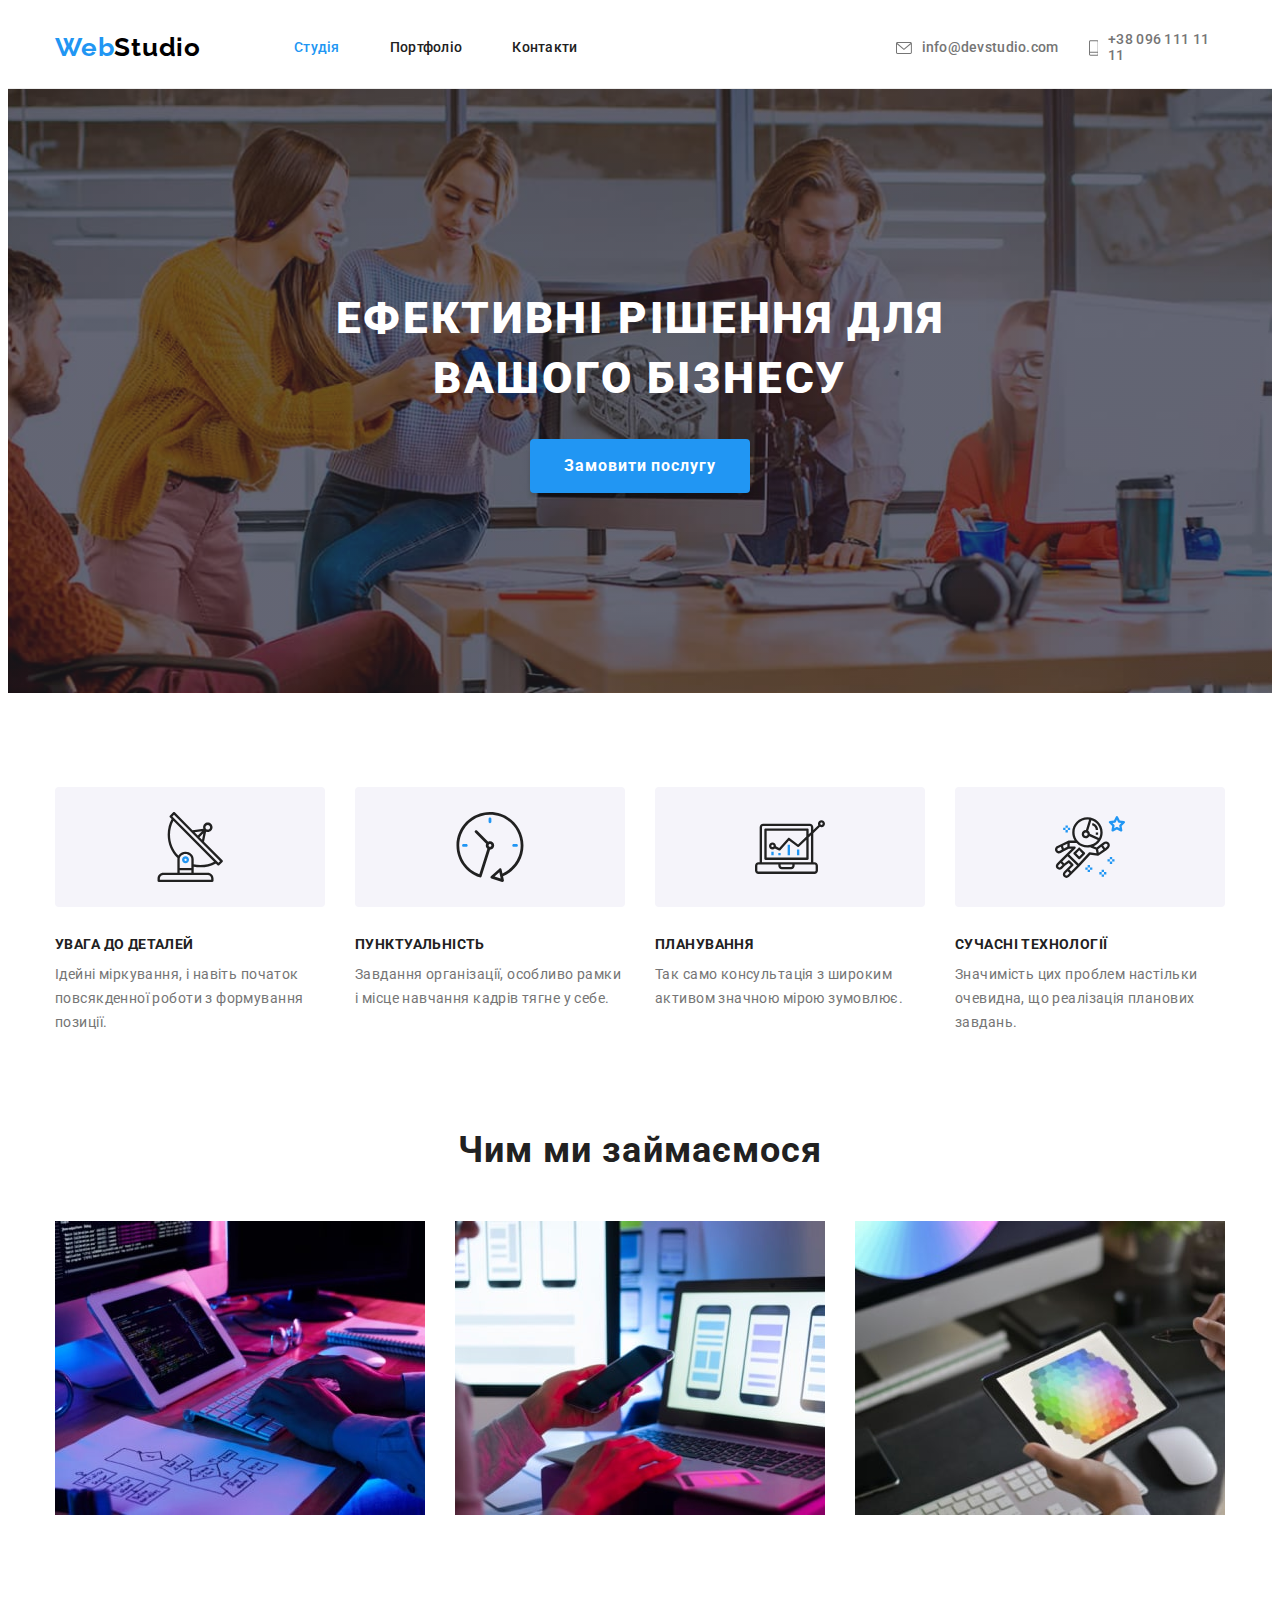
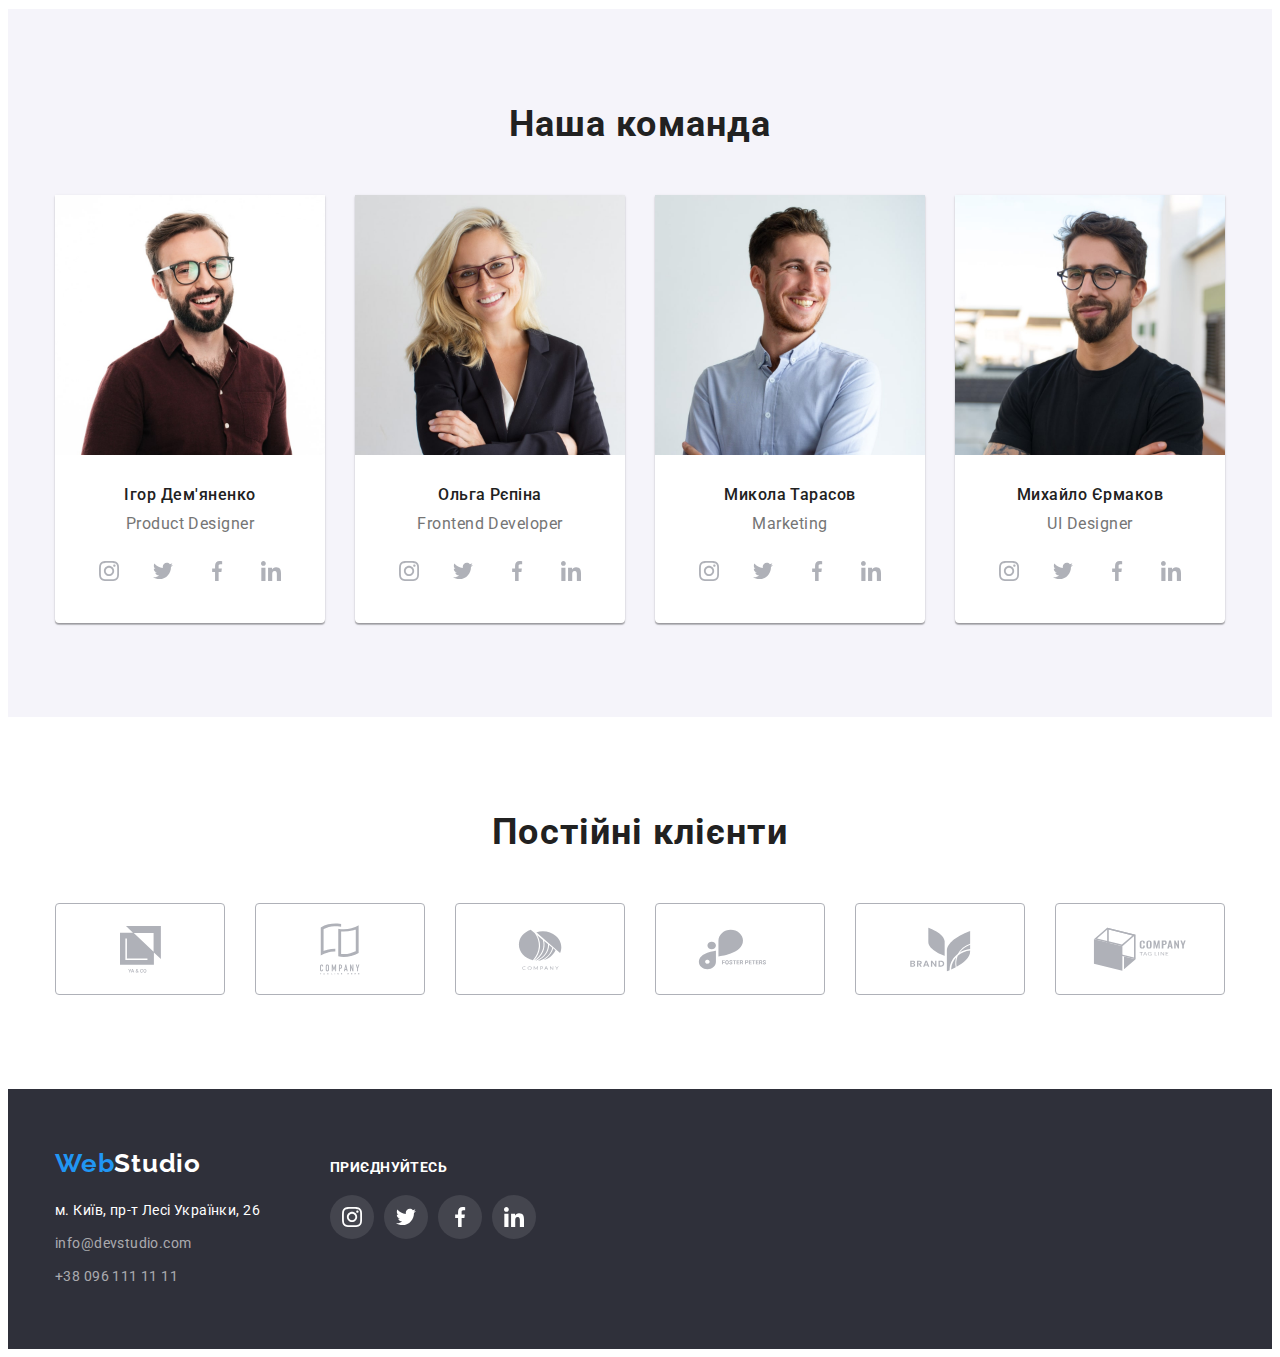
<file: index.html>
<!DOCTYPE html>
<html lang="uk">
  <head>
    <meta charset="UTF-8" />
    <meta http-equiv="X-UA-Compatible" content="IE=edge" />
    <meta name="viewport" content="width=device-width, initial-scale=1.0" />
    <link rel="preconnect" href="https://fonts.googleapis.com" />
    <link rel="preconnect" href="https://fonts.gstatic.com" crossorigin />
    <link
      href="https://fonts.googleapis.com/css2?family=Raleway:wght@700&family=Roboto:wght@400;500;700;900&display=swap"
      rel="stylesheet"
    />
    <link
      rel="stylesheet"
      href="https://cdnjs.cloudflare.com/ajax/libs/modern-normalize/1.1.0/modern-normalize.min.css"
      integrity="sha512-wpPYUAdjBVSE4KJnH1VR1HeZfpl1ub8YT/NKx4PuQ5NmX2tKuGu6U/JRp5y+Y8XG2tV+wKQpNHVUX03MfMFn9Q=="
      crossorigin="anonymous"
      referrerpolicy="no-referrer"
    />
    <link rel="stylesheet" href="./css/styles.css" />
    <title>WebStudio</title>
  </head>
  <body>
    <header class="header">
      <div class="container header-container">
        <nav class="header-nav">
          <a class="logo link" href="index.html"
            ><span class="logo-left-side">Web</span>Studio</a
          >
          <ul class="header-list">
            <li class="header-item">
              <a class="header-link-blue link" href="index.html">Студія</a>
            </li>
            <li>
              <a class="header-link link" href="portfolio.html">Портфоліо</a>
            </li>
            <li>
              <a class="header-link link" href="#">Контакти</a>
            </li>
          </ul>
        </nav>
        <ul class="header-contacts">
          <li class="header-contacts-list">
            <a
              class="header-contacts-link link"
              href="mailto:info@devstudio.com"
            >
              <svg class="header-icon" width="16" height="12">
                <use href="./images/symbol-defs.svg#icon-envelope"></use>
              </svg>
              info@devstudio.com</a
            >
          </li>
          <li class="header-contacts-list">
            <a class="header-contacts-link link" href="tel:+380961111111">
              <svg class="header-icon" width="10" height="16">
                <use href="./images/symbol-defs.svg#icon-telephone"></use>
              </svg>
              +38 096 111 11 11</a
            >
          </li>
        </ul>
      </div>
    </header>
    <main>
      <section class="hero section">
        <div class="container">
          <h1 class="hero-title">ЕФЕКТИВНІ РІШЕННЯ ДЛЯ ВАШОГО БІЗНЕСУ</h1>
          <button class="hero-button" type="button">Замовити послугу</button>
        </div>
      </section>
      <section class="features section">
        <div class="container">
          <h2 class="visually-hidden">Особливості WebStudio</h2>
          <ul class="features-list">
            <li class="features-item">
              <div class="features-image">
                <svg class="features-icon" width="70" height="70">
                  <use
                    href="./images/symbol-defs.svg#icon-satellite-icon"
                  ></use>
                </svg>
              </div>
              <h3 class="features-list-title">УВАГА ДО ДЕТАЛЕЙ</h3>
              <p class="features-text">
                Ідейні міркування, і навіть початок повсякденної роботи з
                формування позиції.
              </p>
            </li>
            <li class="features-item">
              <div class="features-image">
                <svg class="features-icon" width="70" height="70">
                  <use href="./images/symbol-defs.svg#icon-clock"></use>
                </svg>
              </div>
              <h3 class="features-list-title">ПУНКТУАЛЬНІСТЬ</h3>
              <p class="features-text">
                Завдання організації, особливо рамки і місце навчання кадрів
                тягне у себе.
              </p>
            </li>
            <li class="features-item">
              <div class="features-image">
                <svg class="features-icon" width="70" height="70">
                  <use href="./images/symbol-defs.svg#icon-diagram"></use>
                </svg>
              </div>
              <h3 class="features-list-title">ПЛАНУВАННЯ</h3>
              <p class="features-text">
                Так само консультація з широким активом значною мірою зумовлює.
              </p>
            </li>
            <li class="features-item">
              <div class="features-image">
                <svg class="features-icon" width="70" height="70">
                  <use href="./images/symbol-defs.svg#icon-astronaut"></use>
                </svg>
              </div>
              <h3 class="features-list-title">СУЧАСНІ ТЕХНОЛОГІЇ</h3>
              <p class="features-text">
                Значимість цих проблем настільки очевидна, що реалізація
                планових завдань.
              </p>
            </li>
          </ul>
        </div>
      </section>
      <section class="working section">
        <div class="container">
          <h2 class="title">Чим ми займаємося</h2>
          <ul class="work-list">
            <li class="work-item">
              <img
                class="img"
                src="./images/work1.jpg"
                alt="work"
                width="370"
                height="294"
              />
            </li>
            <li class="work-item">
              <img
                class="img"
                src="./images/work2.jpg"
                alt="work"
                width="370"
                height="294"
              />
            </li>
            <li class="work-item">
              <img
                class="img"
                src="./images/work3.jpg"
                alt="work"
                width="370"
                height="294"
              />
            </li>
          </ul>
        </div>
      </section>
      <section class="specialists section">
        <div class="container">
          <h2 class="top-title">Наша команда</h2>
          <ul class="specialists-list">
            <li class="specialists-item">
              <img
                class="img"
                src="./images/product.jpg"
                alt="product manager"
                width="270"
                height="260"
              />
              <div class="specialists-div">
                <h3 class="specialists-title">Ігор Дем'яненко</h3>
                <p class="specialists-text">Product Designer</p>
                <ul class="specialists-soc-list">
                  <li class="specialists-soc-item">
                    <a class="specialists-soc-link" href="">
                      <svg class="soc-icon" width="20" height="20">
                        <use
                          href="./images/symbol-defs.svg#icon-instagram"
                        ></use>
                      </svg>
                    </a>
                  </li>
                  <li class="specialists-soc-item">
                    <a class="specialists-soc-link" href="">
                      <svg class="soc-icon" width="20" height="20">
                        <use href="./images/symbol-defs.svg#icon-twitter"></use>
                      </svg>
                    </a>
                  </li>
                  <li class="specialists-soc-item">
                    <a class="specialists-soc-link" href="">
                      <svg class="soc-icon" width="20" height="20">
                        <use
                          href="./images/symbol-defs.svg#icon-facebook"
                        ></use>
                      </svg>
                    </a>
                  </li>
                  <li class="specialists-soc-item">
                    <a class="specialists-soc-link" href="">
                      <svg class="soc-icon" width="20" height="20">
                        <use
                          href="./images/symbol-defs.svg#icon-linkedin"
                        ></use>
                      </svg>
                    </a>
                  </li>
                </ul>
              </div>
            </li>
            <li class="specialists-item">
              <img
                class="img"
                src="./images/frontend.jpg"
                alt="front-end"
                width="270"
                height="260"
              />
              <div class="specialists-div">
                <h3 class="specialists-title">Ольга Рєпіна</h3>
                <p class="specialists-text">Frontend Developer</p>
                <ul class="specialists-soc-list">
                  <li class="specialists-soc-item">
                    <a class="specialists-soc-link" href="">
                      <svg class="soc-icon" width="20" height="20">
                        <use
                          href="./images/symbol-defs.svg#icon-instagram"
                        ></use>
                      </svg>
                    </a>
                  </li>
                  <li class="specialists-soc-item">
                    <a class="specialists-soc-link" href="">
                      <svg class="soc-icon" width="20" height="20">
                        <use href="./images/symbol-defs.svg#icon-twitter"></use>
                      </svg>
                    </a>
                  </li>
                  <li class="specialists-soc-item">
                    <a class="specialists-soc-link" href="">
                      <svg class="soc-icon" width="20" height="20">
                        <use
                          href="./images/symbol-defs.svg#icon-facebook"
                        ></use>
                      </svg>
                    </a>
                  </li>
                  <li class="specialists-soc-item">
                    <a class="specialists-soc-link" href="">
                      <svg class="soc-icon" width="20" height="20">
                        <use
                          href="./images/symbol-defs.svg#icon-linkedin"
                        ></use>
                      </svg>
                    </a>
                  </li>
                </ul>
              </div>
            </li>
            <li class="specialists-item">
              <img
                class="img"
                src="./images/marketing.jpg"
                alt="marketing"
                width="270"
                height="260"
              />
              <div class="specialists-div">
                <h3 class="specialists-title">Микола Тарасов</h3>
                <p class="specialists-text">Marketing</p>
                <ul class="specialists-soc-list">
                  <li class="specialists-soc-item">
                    <a class="specialists-soc-link" href="">
                      <svg class="soc-icon" width="20" height="20">
                        <use
                          href="./images/symbol-defs.svg#icon-instagram"
                        ></use>
                      </svg>
                    </a>
                  </li>
                  <li class="specialists-soc-item">
                    <a class="specialists-soc-link" href="">
                      <svg class="soc-icon" width="20" height="20">
                        <use href="./images/symbol-defs.svg#icon-twitter"></use>
                      </svg>
                    </a>
                  </li>
                  <li class="specialists-soc-item">
                    <a class="specialists-soc-link" href="">
                      <svg class="soc-icon" width="20" height="20">
                        <use
                          href="./images/symbol-defs.svg#icon-facebook"
                        ></use>
                      </svg>
                    </a>
                  </li>
                  <li class="specialists-soc-item">
                    <a class="specialists-soc-link" href="">
                      <svg class="soc-icon" width="20" height="20">
                        <use
                          href="./images/symbol-defs.svg#icon-linkedin"
                        ></use>
                      </svg>
                    </a>
                  </li>
                </ul>
              </div>
            </li>
            <li class="specialists-item">
              <img
                class="img"
                src="./images/uidesigner.jpg"
                alt="Ui Designer"
                width="270"
                height="260"
              />
              <div class="specialists-div">
                <h3 class="specialists-title">Михайло Єрмаков</h3>
                <p class="specialists-text">UI Designer</p>
                <ul class="specialists-soc-list">
                  <li class="specialists-soc-item">
                    <a class="specialists-soc-link" href="">
                      <svg class="soc-icon" width="20" height="20">
                        <use
                          href="./images/symbol-defs.svg#icon-instagram"
                        ></use>
                      </svg>
                    </a>
                  </li>
                  <li class="specialists-soc-item">
                    <a class="specialists-soc-link" href="">
                      <svg class="soc-icon" width="20" height="20">
                        <use href="./images/symbol-defs.svg#icon-twitter"></use>
                      </svg>
                    </a>
                  </li>
                  <li class="specialists-soc-item">
                    <a class="specialists-soc-link" href="">
                      <svg class="soc-icon" width="20" height="20">
                        <use
                          href="./images/symbol-defs.svg#icon-facebook"
                        ></use>
                      </svg>
                    </a>
                  </li>
                  <li class="specialists-soc-item">
                    <a class="specialists-soc-link" href="">
                      <svg class="soc-icon" width="20" height="20">
                        <use
                          href="./images/symbol-defs.svg#icon-linkedin"
                        ></use>
                      </svg>
                    </a>
                  </li>
                </ul>
              </div>
            </li>
          </ul>
        </div>
        <a></a>
      </section>
      <section class="clients section">
        <div class="container">
          <h2 class="clients-title">Постійні клієнти</h2>
          <ul class="clients-list">
            <li class="clients-item">
              <a class="clients-image-link" href="#">
                <svg class="clients-icon" width="41" height="47">
                  <use href="./images/symbol-defs.svg#icon-union"></use>
                </svg>
              </a>
            </li>
            <li class="clients-item">
              <a class="clients-image-link" href="#">
                <svg class="clients-icon" width="40" height="52">
                  <use href="./images/symbol-defs.svg#icon-company"></use>
                </svg>
              </a>
            </li>
            <li class="clients-item">
              <a class="clients-image-link" href="#">
                <svg class="clients-icon" width="44" height="41">
                  <use href="./images/symbol-defs.svg#icon-company-2"></use>
                </svg>
              </a>
            </li>
            <li class="clients-item">
              <a class="clients-image-link" href="#">
                <svg class="clients-icon" width="85" height="41">
                  <use href="./images/symbol-defs.svg#icon-foster"></use>
                </svg>
              </a>
            </li>
            <li class="clients-item">
              <a class="clients-image-link" href="#">
                <svg class="clients-icon" width="63" height="45">
                  <use href="./images/symbol-defs.svg#icon-brand"></use>
                </svg>
              </a>
            </li>
            <li class="clients-item">
              <a class="clients-image-link" href="#">
                <svg class="clients-icon" width="94" height="44">
                  <use href="./images/symbol-defs.svg#icon-company-3"></use>
                </svg>
              </a>
            </li>
          </ul>
        </div>
      </section>
    </main>
    <footer class="footer-adress">
      <div class="container footer-container">
        <div class="footer-contact">
          <a class="logo-footer link" href="index.html"
            ><span class="logo-left-side">Web</span
            ><span class="logo-right-side">Studio</span></a
          >
          <address class="address">
            <ul class="adress-list">
              <li class="footer-adress-item">
                <a
                  class="footer-adress-link link"
                  href="https://goo.gl/maps/MC5bt9fXccvL5yPa8"
                  target="_blank"
                  rel="noopener noreferrer nofollow"
                >
                  м. Київ, пр-т Лесі Українки, 26
                </a>
              </li>
              <li class="footer-contacts-list">
                <a
                  class="footer-contacts-link link"
                  href="mailto:info@devstudio.com"
                  >info@devstudio.com</a
                >
              </li>
              <li class="footer-contacts-item">
                <a class="footer-contacts-link link" href="tel:+380961111111"
                  >+38 096 111 11 11</a
                >
              </li>
            </ul>
          </address>
        </div>
        <div class="footer-soc">
          <h2 class="footer-soc-title">приєднуйтесь</h2>
          <ul class="footer-soc-list">
            <li class="footer-soc-item">
              <a class="footer-soc-link" href="">
                <svg class="footer-soc-icon" width="20" height="20">
                  <use href="./images/symbol-defs.svg#icon-instagram"></use>
                </svg>
              </a>
            </li>
            <li class="footer-soc-item">
              <a class="footer-soc-link" href="">
                <svg class="footer-soc-icon" width="20" height="20">
                  <use href="./images/symbol-defs.svg#icon-twitter"></use>
                </svg>
              </a>
            </li>
            <li class="footer-soc-item">
              <a class="footer-soc-link" href="">
                <svg class="footer-soc-icon" width="20" height="20">
                  <use href="./images/symbol-defs.svg#icon-facebook"></use>
                </svg>
              </a>
            </li>
            <li class="footer-soc-item">
              <a class="footer-soc-link" href="">
                <svg class="footer-soc-icon" width="20" height="20">
                  <use href="./images/symbol-defs.svg#icon-linkedin"></use>
                </svg>
              </a>
            </li>
          </ul>
        </div>
      </div>
    </footer>
  </body>
</html>
</file>
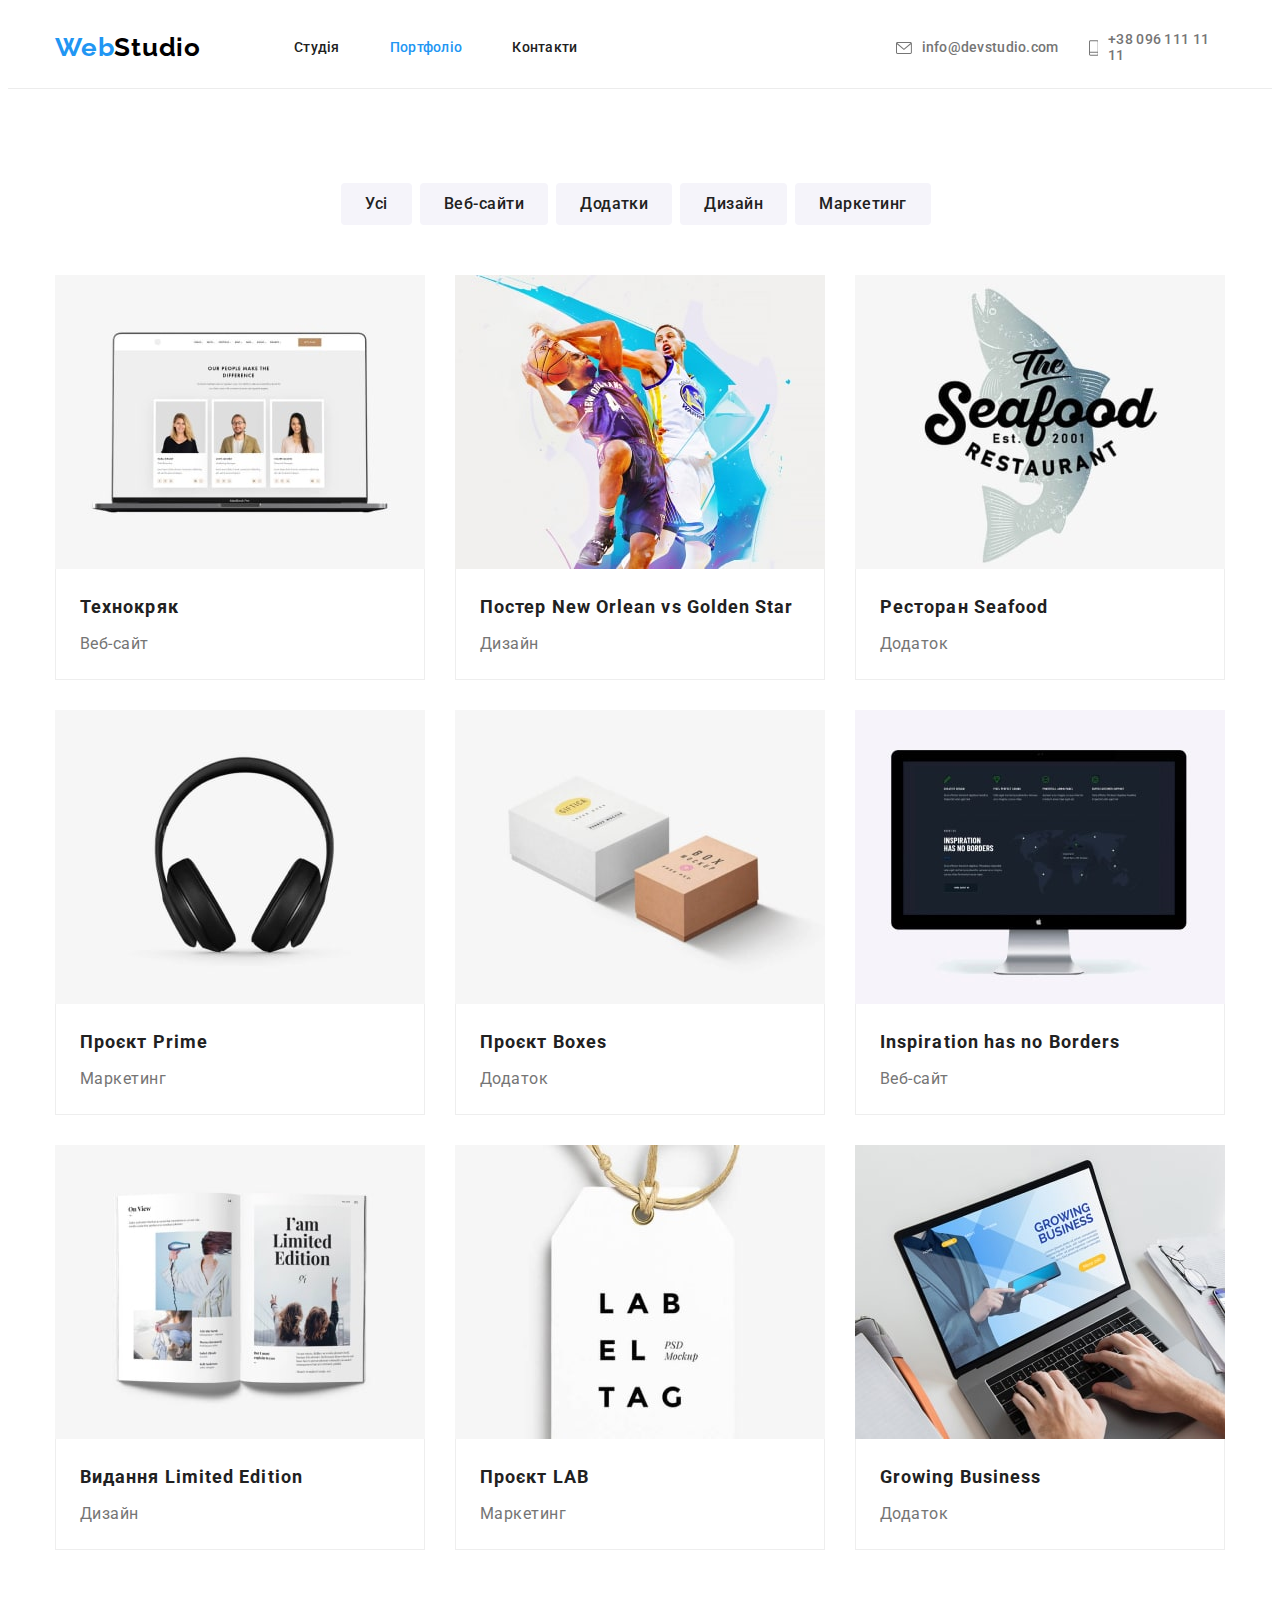
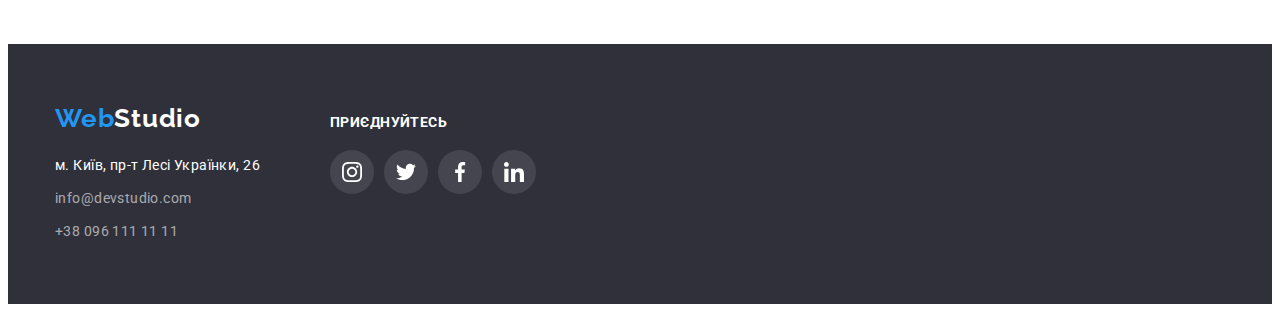
<file: portfolio.html>
<!DOCTYPE html>
<html>
  <head>
    <meta charset="UTF-8" />
    <meta http-equiv="X-UA-Compatible" content="IE=edge" />
    <meta name="viewport" content="width=device-width, initial-scale=1.0" />
    <link rel="preconnect" href="https://fonts.googleapis.com" />
    <link rel="preconnect" href="https://fonts.gstatic.com" crossorigin />
    <link
      href="https://fonts.googleapis.com/css2?family=Raleway:wght@700&family=Roboto:wght@400;500;700&display=swap"
      rel="stylesheet"
    />
    <link
      rel="stylesheet"
      href="https://cdnjs.cloudflare.com/ajax/libs/modern-normalize/1.1.0/modern-normalize.min.css"
      integrity="sha512-wpPYUAdjBVSE4KJnH1VR1HeZfpl1ub8YT/NKx4PuQ5NmX2tKuGu6U/JRp5y+Y8XG2tV+wKQpNHVUX03MfMFn9Q=="
      crossorigin="anonymous"
      referrerpolicy="no-referrer"
    />
    <link rel="stylesheet" href="./css/styles.css" />
    <title>WebStudio</title>
  </head>
  <body>
    <header class="header">
      <div class="container header-container">
        <nav class="header-nav">
          <a class="logo link" href="index.html"
            ><span class="logo-left-side">Web</span>Studio</a
          >
          <ul class="header-list">
            <li class="header-item">
              <a class="header-link link" href="index.html">Студія</a>
            </li>
            <li>
              <a class="header-link-blue link" href="portfolio.html"
                >Портфоліо</a
              >
            </li>
            <li>
              <a class="header-link link" href="#">Контакти</a>
            </li>
          </ul>
        </nav>
        <ul class="header-contacts">
          <li class="header-contacts-list">
            <a
              class="header-contacts-link link"
              href="mailto:info@devstudio.com"
            >
              <svg class="header-icon" width="16" height="12">
                <use href="./images/symbol-defs.svg#icon-envelope"></use>
              </svg>
              info@devstudio.com</a
            >
          </li>
          <li class="header-contacts-list">
            <a class="header-contacts-link link" href="tel:+380961111111">
              <svg class="header-icon" width="10" height="16">
                <use href="./images/symbol-defs.svg#icon-telephone"></use>
              </svg>
              +38 096 111 11 11</a
            >
          </li>
        </ul>
      </div>
    </header>
    <main>
      <section class="filter-section section">
        <h1 class="visually-hidden">Портфоліо</h1>
        <div class="container">
          <ul class="filter-list list">
            <li class="filter-item">
              <button class="filter-button" type="button">Усі</button>
            </li>
            <li class="filter-item">
              <button class="filter-button" type="button">Веб-сайти</button>
            </li>
            <li class="filter-item">
              <button class="filter-button" type="button">Додатки</button>
            </li>
            <li class="filter-item">
              <button class="filter-button" type="button">Дизайн</button>
            </li>
            <li class="filter-item">
              <button class="filter-button" type="button">Маркетинг</button>
            </li>
          </ul>
        </div>
        <div class="container">
          <ul class="top-filter-list list">
            <li class="portfolio-item">
              <a class="portfolio-link" href="#">
                <img
                  class="img"
                  src="./images/tehnokryak.jpg"
                  alt="tehnokryak"
                  width="370"
                  height="294"
                />
                <div class="portfolio-info">
                  <h2 class="filter-title">Технокряк</h2>
                  <p class="filter-text">Веб-сайт</p>
                </div>
              </a>
            </li>
            <li class="portfolio-item">
              <a class="portfolio-link" href="#">
                <img
                  class="img"
                  src="./images/poster.jpg"
                  alt="poster"
                  width="370"
                  height="294"
                />
                <div class="portfolio-info">
                  <h2 class="filter-title">Постер New Orlean vs Golden Star</h2>
                  <p class="filter-text">Дизайн</p>
                </div>
              </a>
            </li>
            <li class="portfolio-item">
              <a class="portfolio-link" href="#">
                <img
                  class="img"
                  src="./images/restaurant.jpg"
                  alt="restaurant logo"
                  width="370"
                  height="294"
                />
                <div class="portfolio-info">
                  <h2 class="filter-title">Ресторан Seafood</h2>
                  <p class="filter-text">Додаток</p>
                </div>
              </a>
            </li>
            <li class="portfolio-item">
              <a class="portfolio-link" href="#">
                <img
                  class="img"
                  src="./images/proektprime.jpg"
                  alt="headphone"
                  width="370"
                  height="294"
                />
                <div class="portfolio-info">
                  <h2 class="filter-title">Проєкт Prime</h2>
                  <p class="filter-text">Маркетинг</p>
                </div>
              </a>
            </li>
            <li class="portfolio-item">
              <a class="portfolio-link" href="#">
                <img
                  class="img"
                  src="./images/proectboxes.jpg"
                  alt="boxes"
                  width="370"
                  height="294"
                />
                <div class="portfolio-info">
                  <h2 class="filter-title">Проєкт Boxes</h2>
                  <p class="filter-text">Додаток</p>
                </div>
              </a>
            </li>
            <li class="portfolio-item">
              <a class="portfolio-link" href="#">
                <img
                  class="img"
                  src="./images/inspiration.jpg"
                  alt="no borders"
                  width="370"
                  height="294"
                />
                <div class="portfolio-info">
                  <h2 class="filter-title">Inspiration has no Borders</h2>
                  <p class="filter-text">Веб-сайт</p>
                </div>
              </a>
            </li>
            <li class="portfolio-item">
              <a class="portfolio-link" href="#">
                <img
                  class="img"
                  src="./images/limitededition.jpg"
                  alt="edition"
                  width="370"
                  height="294"
                />
                <div class="portfolio-info">
                  <h2 class="filter-title">Видання Limited Edition</h2>
                  <p class="filter-text">Дизайн</p>
                </div>
              </a>
            </li>
            <li class="portfolio-item">
              <a class="portfolio-link" href="#">
                <img
                  class="img"
                  src="./images/proectlab.jpg"
                  alt="tag with an inscription"
                  width="370"
                  height="294"
                />
                <div class="portfolio-info">
                  <h2 class="filter-title">Проєкт LAB</h2>
                  <p class="filter-text">Маркетинг</p>
                </div>
              </a>
            </li>
            <li class="portfolio-item">
              <a class="portfolio-link" href="#">
                <img
                  class="img"
                  src="./images/growingbusiness.jpg"
                  alt="work on a computer"
                  width="370"
                  height="294"
                />
                <div class="portfolio-info">
                  <h2 class="filter-title">Growing Business</h2>
                  <p class="filter-text">Додаток</p>
                </div>
              </a>
            </li>
          </ul>
        </div>
      </section>
    </main>
    <footer class="footer-adress">
      <div class="container footer-container">
        <div class="footer-contact">
          <a class="logo-footer link" href="index.html"
            ><span class="logo-left-side">Web</span
            ><span class="logo-right-side">Studio</span></a
          >
          <address class="address">
            <ul class="adress-list">
              <li class="footer-adress-item">
                <a
                  class="footer-adress-link link"
                  href="https://goo.gl/maps/MC5bt9fXccvL5yPa8"
                  target="_blank"
                  rel="noopener noreferrer nofollow"
                >
                  м. Київ, пр-т Лесі Українки, 26
                </a>
              </li>
              <li class="footer-contacts-list">
                <a
                  class="footer-contacts-link link"
                  href="mailto:info@devstudio.com"
                  >info@devstudio.com</a
                >
              </li>
              <li class="footer-contacts-item">
                <a class="footer-contacts-link link" href="tel:+380961111111"
                  >+38 096 111 11 11</a
                >
              </li>
            </ul>
          </address>
        </div>
        <div class="footer-soc">
          <h2 class="footer-soc-title">приєднуйтесь</h2>
          <ul class="footer-soc-list">
            <li class="footer-soc-item">
              <a class="footer-soc-link" href="">
                <svg class="footer-soc-icon" width="20" height="20">
                  <use href="./images/symbol-defs.svg#icon-instagram"></use>
                </svg>
              </a>
            </li>
            <li class="footer-soc-item">
              <a class="footer-soc-link" href="">
                <svg class="footer-soc-icon" width="20" height="20">
                  <use href="./images/symbol-defs.svg#icon-twitter"></use>
                </svg>
              </a>
            </li>
            <li class="footer-soc-item">
              <a class="footer-soc-link" href="">
                <svg class="footer-soc-icon" width="20" height="20">
                  <use href="./images/symbol-defs.svg#icon-facebook"></use>
                </svg>
              </a>
            </li>
            <li class="footer-soc-item">
              <a class="footer-soc-link" href="">
                <svg class="footer-soc-icon" width="20" height="20">
                  <use href="./images/symbol-defs.svg#icon-linkedin"></use>
                </svg>
              </a>
            </li>
          </ul>
        </div>
      </div>
    </footer>
  </body>
</html>
</file>
<file: css/styles.css>
:root {
  --top-color: #212121;
  --medium-color: #ffffff;
  --back-color: #2196f3;
  --main-fs: 14px;
  --logo-color: #000;
  --hero-color: #757575;
  --big-color: #2f303a;
  --small-color: #f5f4fa;
  --min-color: rgba(255, 255, 255, 0.6);
  --btn-color: #188ce8;
}
p,
h1,
h2,
h3,
h4,
h5,
h6 {
  margin: 0;
}
ul,
ol {
  margin: 0;
  padding-left: 0;
  list-style: none;
}
*,
::before,
::after {
  box-sizing: border-box;
}
body {
  font-family: "Roboto", sans-serif;
  color: var(--top-color);
  background-color: var(--medium-color);
}
.link {
  text-decoration: none;
}
.container {
  width: 1200px;
  padding-left: 15px;
  padding-right: 15px;
  margin-left: auto;
  margin-right: auto;
}
.section {
  padding-top: 94px;
  padding-bottom: 94px;
}
.img {
  display: block;
  max-width: 100%;
}
/*---------------HEADER--------------*/
.header {
  border-bottom: 1px solid #ececec;
}
.header-nav {
  display: flex;
  align-items: center;
  margin-left: auto;
}
.header-list {
  display: flex;
  gap: 50px;
  align-items: center;
}
.header-container {
  display: flex;
  height: 80px;
  align-items: center;
}

.logo {
  font-family: "Raleway", sans-serif;
  font-weight: 700;
  font-size: 26px;
  line-height: 1.14;
  letter-spacing: 0.03em;
  color: var(--logo-color);
  margin-right: 93px;
  text-decoration: none;
}
.logo-left-side {
  color: var(--back-color);
}
.header-link-blue {
  font-weight: 500;
  font-size: var(--main-fs);
  line-height: 1.14;
  letter-spacing: 0.02em;
  color: var(--back-color);
  display: block;
  padding-top: 32px;
  padding-bottom: 32px;
  text-decoration: none;
}
.header-link {
  font-weight: 500;
  font-size: var(--main-fs);
  line-height: 1.14;
  letter-spacing: 0.02em;
  color: var(--top-color);
  display: block;
  padding-top: 32px;
  padding-bottom: 32px;
  text-decoration: none;
}
.header-link:hover,
.header-link:focus {
  color: var(--back-color);
}

.header-contacts {
  display: flex;
  margin-left: 318px;
  gap: 30px;
  align-items: center;
}

.header-contacts-list {
  font-weight: 500;
  font-size: var(--main-fs);
  line-height: 1.14;
  letter-spacing: 0.02em;
  color: var(--hero-color);
}

.header-contacts-link {
  display: flex;
  align-items: center;
  gap: 10px;
  padding-top: 32px;
  padding-bottom: 32px;
  font-weight: 500;
  font-size: var(--main-fs);
  line-height: 1.14;
  letter-spacing: 0.02em;
  color: var(--hero-color);
  transition: 0.3s;
  text-decoration: none;
}
.header-contacts-link:hover,
.header-contacts-link:focus {
  color: var(--back-color);
}
.header-icon {
  fill: var(--hero-color);
  transition: 0.3s;
}
.header-contacts-link:hover .header-icon,
.header-contacts-link:focus .header-icon {
  fill: var(--back-color);
}
/*-----------MAIN-----------*/

.hero {
  max-width: 1600px;
  margin-left: auto;
  margin-right: auto;
  text-align: center;
  padding-top: 200px;
  padding-bottom: 200px;
  background-color: #c4c4c4;
  background-image: linear-gradient(
      rgba(47, 48, 58, 0.4),
      rgba(47, 48, 58, 0.4)
    ),
    url(../images/top-bg.jpg);
  background-repeat: no-repeat;
  background-position: center;
  background-size: cover;
}
.hero-title {
  font-weight: 900;
  font-size: 44px;
  line-height: 1.36;
  text-align: center;
  letter-spacing: 0.06em;
  color: var(--medium-color);
  max-width: 700px;
  margin: 0 auto;
  margin-bottom: 30px;
}
.hero-button {
  font-family: inherit;
  font-style: normal;
  font-weight: 700;
  font-size: 16px;
  line-height: 1.88;
  border-radius: 4px;
  text-align: center;
  letter-spacing: 0.06em;
  color: var(--medium-color);
  background-color: var(--back-color);
  cursor: pointer;
  border-color: transparent;
  box-shadow: 0px 4px 4px rgba(0, 0, 0, 0.15);
  padding: 10px 32px;
}

.hero-button:hover,
.hero-button:focus {
  background-color: var(--btn-color);
}

/*-------------FEATURES------------*/

.features {
  padding-bottom: 47px;
}
.features-image {
  width: 270px;
  height: 120px;
  background: var(--small-color);
  border-radius: 4px;
  margin-bottom: 30px;
  display: flex;
  align-items: center;
  justify-content: center;
}
.visually-hidden {
  position: absolute;
  white-space: nowrap;
  width: 1px;
  height: 1px;
  overflow: hidden;
  border: 0;
  padding: 0;
  clip: rect(0 0 0 0);
  clip-path: inset(50%);
  margin: -1px;
}
.features-list {
  display: flex;
  gap: 30px;
}

.features-list-title {
  font-weight: 700;
  font-size: var(--main-fs);
  line-height: 1.14;
  letter-spacing: 0.03em;
  text-transform: uppercase;
  color: var(--top-color);
  height: 16px;
  width: 270px;
  margin-bottom: 10px;
}
.features-text {
  font-size: var(--main-fs);
  line-height: 1.71;
  letter-spacing: 0.03em;
  color: var(--hero-color);
}
/*--------------WORK------------*/
.working {
  padding-top: 47px;
}
.work-list {
  display: flex;
  justify-content: center;
  gap: 30px;
}
.title {
  font-weight: 700;
  font-size: 36px;
  line-height: 1.17;
  text-align: center;
  letter-spacing: 0.03em;
  color: var(--top-color);
  margin-bottom: 50px;
}
/*-------------SPECIALISTS------------*/
.specialists {
  background-color: var(--small-color);
}
.specialists-list {
  display: flex;
  justify-content: center;
}
.specialists-div {
  padding: 30px 10px;
}

.top-title {
  font-weight: 700;
  font-size: 36px;
  line-height: 1.17;
  text-align: center;
  letter-spacing: 0.03em;
  color: var(--top-color);
  margin: 0 auto;
  margin-bottom: 50px;
}
.specialists-title {
  font-weight: 500;
  font-size: 16px;
  line-height: 1.2;
  text-align: center;
  letter-spacing: 0.03em;
  color: var(--top-color);
  margin-bottom: 10px;
}

.specialists-item {
  background-color: var(--medium-color);
  width: calc((100% - 90px) / 4);
  border-radius: 0px 0px 4px 4px;
  box-shadow: 0px 1px 3px rgba(0, 0, 0, 0.12), 0px 1px 1px rgba(0, 0, 0, 0.14),
    0px 2px 1px rgba(0, 0, 0, 0.2);
}
.specialists-item:not(:last-child) {
  margin-right: 30px;
}
.specialists-text {
  font-size: 16px;
  line-height: 1.2;
  text-align: center;
  letter-spacing: 0.03em;
  color: var(--hero-color);
  margin-bottom: 16px;
}
.specialists-soc-list {
  display: flex;
  justify-content: center;
  gap: 10px;
}
.specialists-soc-link {
  width: 44px;
  height: 44px;
  border-radius: 50%;
  background-color: var(--medium-color);
  display: flex;
  justify-content: center;
  align-items: center;
}
.specialists-soc-link:hover,
.specialists-soc-link:focus {
  background-color: var(--back-color);
}
.soc-icon {
  fill: #afb1b8;
}
.specialists-soc-link:hover .soc-icon,
.specialists-soc-link:focus .soc-icon {
  fill: var(--medium-color);
}
/*----------------CLIENTS------------*/
.clients {
  background-color: var(--medium-color);
}
.clients-list {
  display: flex;
  justify-content: center;
  gap: 30px;
}
.clients-title {
  font-weight: 700;
  font-size: 36px;
  line-height: 1.17;
  text-align: center;
  letter-spacing: 0.03em;
  color: var(--top-color);
  margin: 0 auto;
  margin-bottom: 50px;
}
.clients-image-link {
  width: 170px;
  height: 92px;
  border: 1px solid #afb1b8;
  border-radius: 4px;
  display: flex;
  align-items: center;
  justify-content: center;
}
.clients-icon {
  fill: #afb1b8;
  transition: 0.3s;
}
.clients-image-link:hover,
.clients-image-link:focus {
  border-color: var(--back-color);
}
.clients-image-link:hover .clients-icon,
.clients-image-link:focus .clients-icon {
  fill: var(--back-color);
}

/*-------------FOOTER------------*/
.footer-container {
  display: flex;
  align-items: baseline;
  gap: 70px;
}
.footer-adress {
  background-color: var(--big-color);
  padding-top: 60px;
  padding-bottom: 60px;
}
.logo-footer {
  font-family: "Raleway", sans-serif;
  font-weight: 700;
  font-size: 26px;
  line-height: 1.14;
  letter-spacing: 0.03em;
  color: var(--logo-color);
}
.logo-right-side {
  color: var(--medium-color);
}
.address {
  margin-top: 20px;
}
.footer-adress-item {
  margin-bottom: 9px;
}
.footer-adress-link {
  font-style: normal;
  font-size: var(--main-fs);
  line-height: 1.71;
  letter-spacing: 0.03em;
  color: var(--medium-color);
}
.footer-adress-link:hover,
.footer-adress-link:focus {
  color: var(--back-color);
}
.footer-contacts-list:not(:last-child) {
  margin-bottom: 9px;
}
.footer-contacts-link {
  font-style: normal;
  font-size: var(--main-fs);
  line-height: 1.71;
  letter-spacing: 0.03em;
  color: var(--min-color);
}
.footer-contacts-link:hover,
.footer-contacts-link:focus {
  color: var(--back-color);
}
/*------------SOC-------------*/
.footer-soc-title {
  font-weight: 700;
  font-size: 14px;
  line-height: 16px;
  letter-spacing: 0.03em;
  text-transform: uppercase;
  margin-bottom: 20px;
  color: var(--medium-color);
}
.footer-soc-list {
  display: flex;
  justify-content: center;
  gap: 10px;
}
.footer-soc-link {
  width: 44px;
  height: 44px;
  border-radius: 50%;
  background-color: rgba(255, 255, 255, 0.1);
  display: flex;
  justify-content: center;
  align-items: center;
}
.footer-soc-link:hover,
.footer-soc-link:focus {
  background-color: var(--back-color);
}
.footer-soc-icon {
  fill: var(--medium-color);
}
/*------------PORTFOLIO---------*/
.filter-section {
  padding-top: 94px;
}
.filter-list {
  display: flex;
  justify-content: center;
  margin-bottom: 50px;
}
.portfolio-link {
  display: block;
  text-decoration: none;
}
.filter-item {
  margin-right: 8px;
}
.filter-button {
  font-family: inherit;
  font-style: normal;
  font-weight: 500;
  font-size: 16px;
  line-height: 1.62;
  text-align: center;
  letter-spacing: 0.03em;
  color: var(--top-color);
  background-color: var(--small-color);
  cursor: pointer;
  border-color: transparent;
  border-radius: 4px;
  padding: 6px 22px;
  transition: 0.5s;
}
.filter-button:hover,
.filter-button:focus {
  background-color: var(--back-color);
  color: var(--medium-color);
  padding: 6px 25px;
  box-shadow: 0px 3px 1px rgba(0, 0, 0, 0.1), 0px 1px 2px rgba(0, 0, 0, 0.08),
    0px 2px 2px rgba(0, 0, 0, 0.12);
}
.filter-title {
  font-weight: 700;
  font-size: 18px;
  line-height: 2;
  letter-spacing: 0.06em;
  color: var(--top-color);
  margin: 0px 0px 4px;
}
.filter-text {
  font-size: 16px;
  line-height: 1.88;
  letter-spacing: 0.03em;
  color: var(--hero-color);
}
.top-filter-list {
  display: flex;
  flex-wrap: wrap;
  align-content: center;
  gap: 30px;
}
.portfolio-link:hover,
.portfolio-link:focus {
  box-shadow: 0px 1px 1px rgba(0, 0, 0, 0.12), 0px 4px 4px rgba(0, 0, 0, 0.06),
    1px 4px 6px rgba(0, 0, 0, 0.16);
}
.portfolio-info {
  padding: 20px 24px;
  border-left: 1px solid #eeeeee;
  border-bottom: 1px solid #eeeeee;
  border-right: 1px solid #eeeeee;
}
</file>
